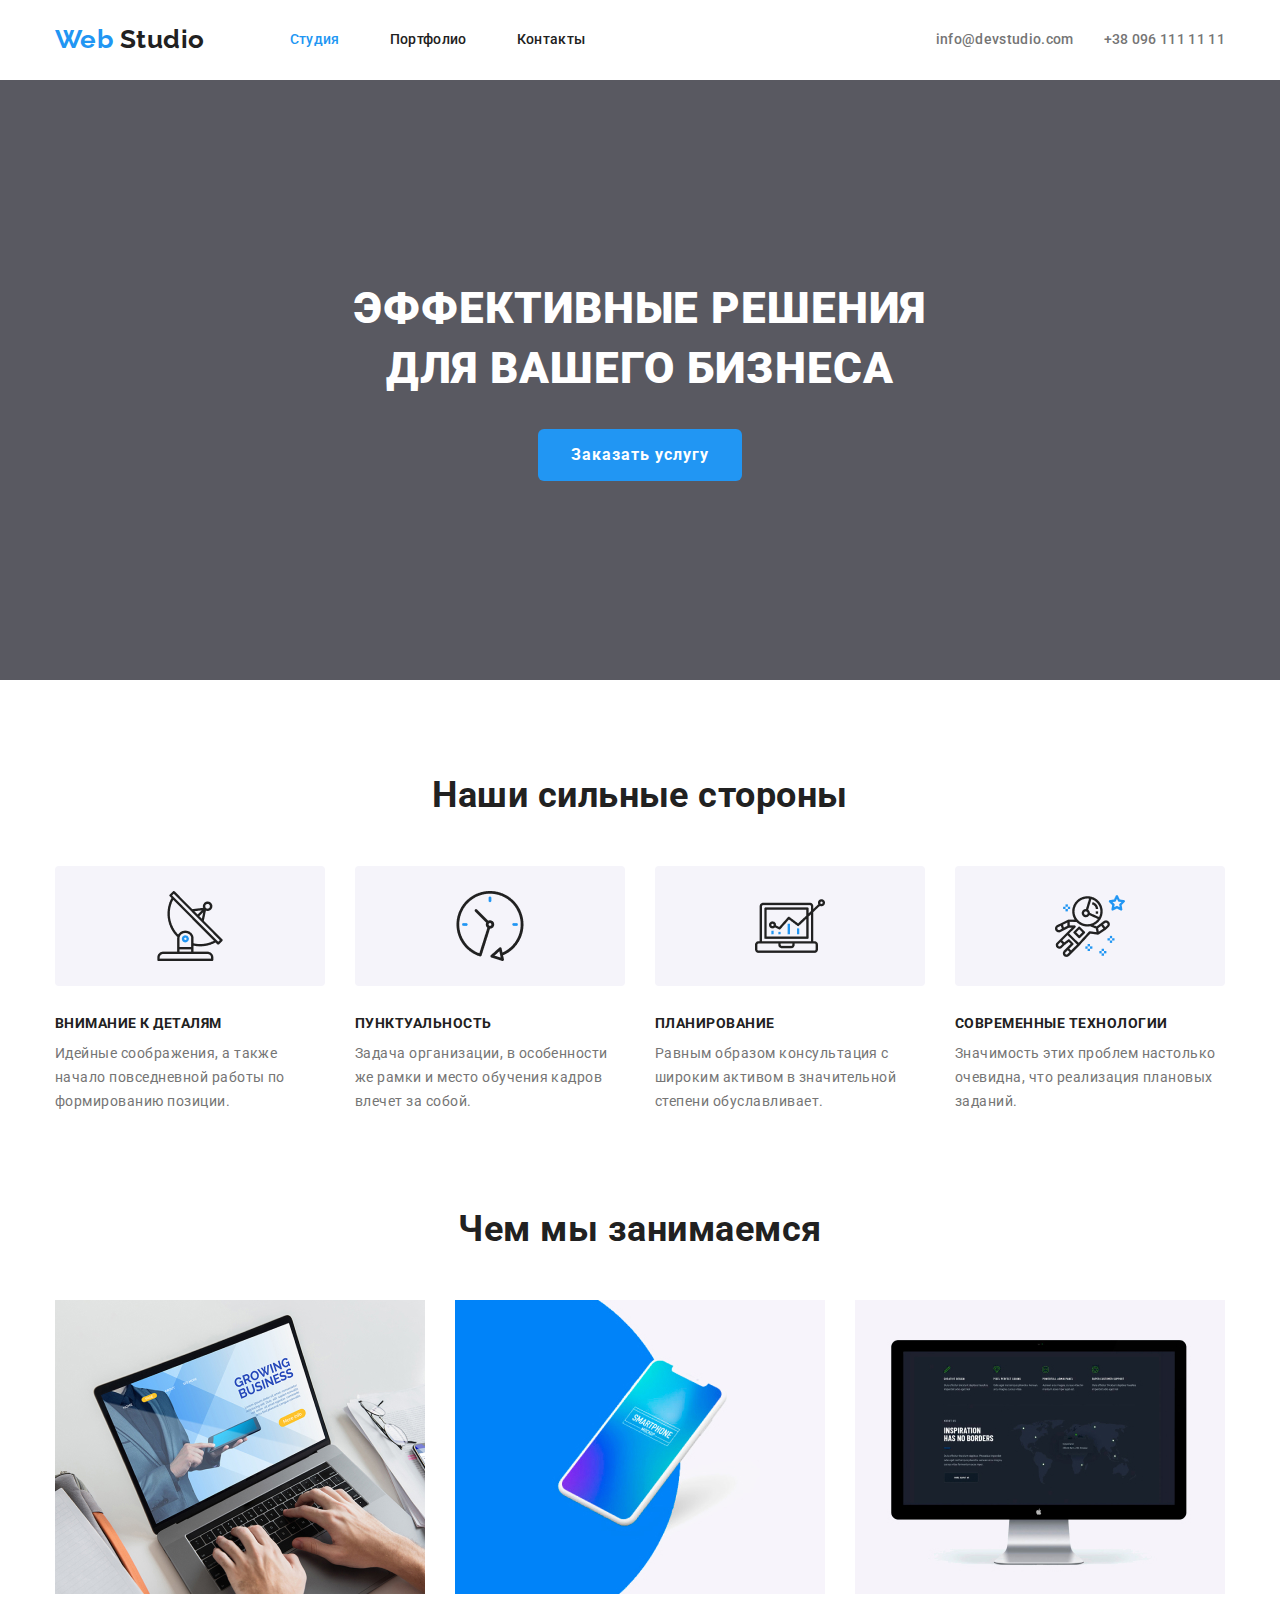
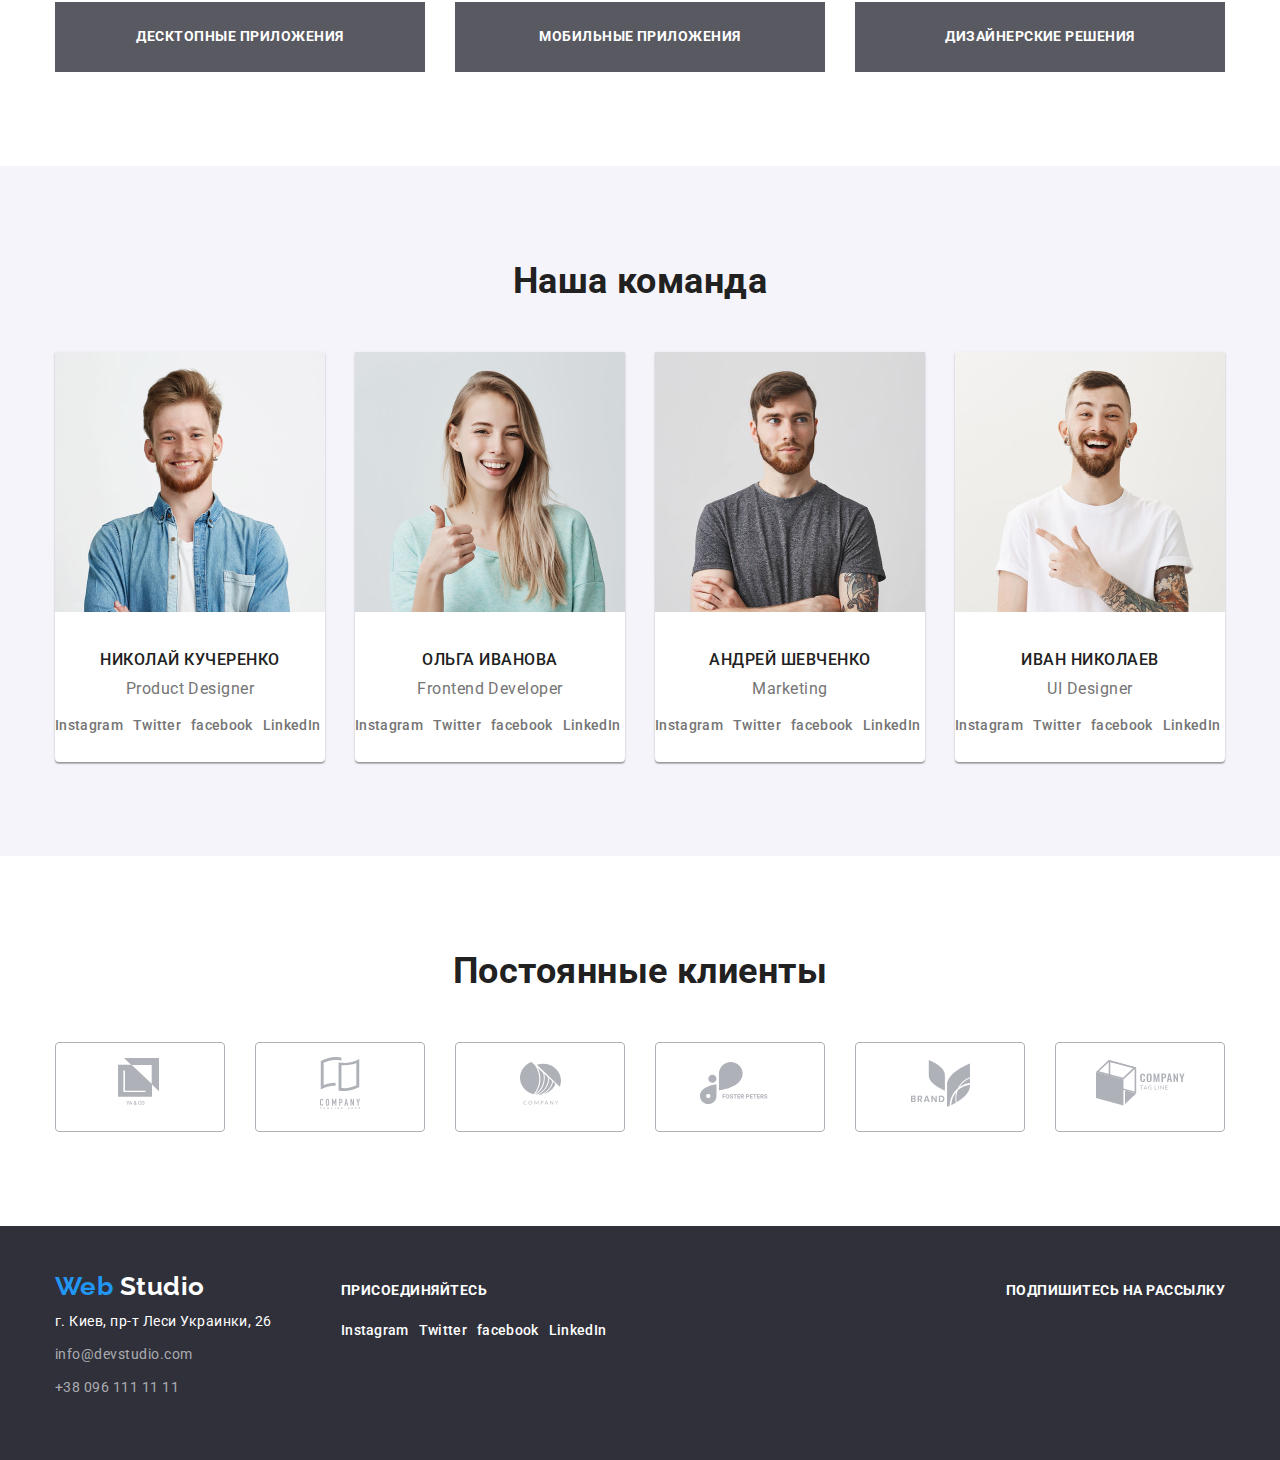
<file: index.html>
<!DOCTYPE html>
<html lang="ru">
  <head>
    <meta charset="UTF-8" />
    <meta name="viewport" content="width=device-width, initial-scale=1.0" />
    <title>Web Studio</title>
    <link
      href="https://fonts.googleapis.com/css2?family=Raleway:wght@700&family=Roboto:wght@400;500;700;900&display=swap"
      rel="stylesheet"
    />
    <link rel="stylesheet" type="text/css" href="./css/normalize.css" />
    <link rel="stylesheet" type="text/css" href="./css/styles.css" />
  </head>
  <body>
    <header>
      <!--Nav-->
      <div class="container flex">
        <nav>
          <ul class="nav list">
            <li class="nav-logo-li">
              <!--Logo-->
              <a href="./index.html" class="logo header">
                <span class="logo-web">Web</span> Studio</a
              >
            </li>
            <li class="nav-li">
              <a href="#" class="style-link nav-link current">Студия</a>
            </li>
            <li class="nav-li">
              <a href="./portfolio.html" class="style-link nav-link"
                >Портфолио</a
              >
            </li>
            <li class="nav-li">
              <a href="#" class="style-link nav-link">Контакты</a>
            </li>
          </ul>
        </nav>
        <!--Contacts-->
        <address class="contact">
          <a href="mailto:info@devstudio.com" class="style-link contact-link"
            >info@devstudio.com</a
          >
          <a href="tel:+380961111111" class="style-link contact-link"
            >+38 096 111 11 11</a
          >
        </address>
      </div>
    </header>
    <main>
      <!--Hero section-->
      <section class="hero">
        <div class="hero-content">
          <h1 class="hero-title">
            Эффективные решения <br />
            для вашего бизнеса
          </h1>
          <a href="#" class="hero-button">Заказать услугу</a>
        </div>
      </section>
      <!--Advantages-->
      <section class="advantages">
        <div class="container">
          <h2 class="hidden-title">Наши сильные стороны</h2>
          <!--этот заголовок будет скрыт в css-->

          <ul class="advantages-list list">
            <li>
              <div class="advantages-list-image">
                <img src="./images/antenna.png" alt="антенна" height="70" />
              </div>
              <h3>Внимание к деталям</h3>
              <p class="advantages-text">
                Идейные соображения, а также начало повседневной работы по
                формированию позиции.
              </p>
            </li>
            <li>
              <div class="advantages-list-image">
                <img src="./images/clock.png" alt="часы" height="70" />
              </div>
              <h3>Пунктуальность</h3>
              <p class="advantages-text">
                Задача организации, в особенности же рамки и место обучения
                кадров влечет за собой.
              </p>
            </li>
            <li>
              <div class="advantages-list-image">
                <img src="./images/diagram.png" alt="диграмма" width="70" />
              </div>
              <h3>Планирование</h3>
              <p class="advantages-text">
                Равным образом консультация с широким активом в значительной
                степени обуславливает.
              </p>
            </li>
            <li>
              <div class="advantages-list-image">
                <img src="./images/astronaut.png" alt="австронавт" width="70" />
              </div>
              <h3>Современные технологии</h3>
              <p class="advantages-text">
                Значимость этих проблем настолько очевидна, что реализация
                плановых заданий.
              </p>
            </li>
          </ul>
        </div>
      </section>

      <!--Products-->
      <section class="products">
        <div class="container">
          <h2>Чем мы занимаемся</h2>
          <ul class="products-list list">
            <li>
              <img src="./images/desctop.jpg" alt="ноутбук" width="370" />
              <h3 class="products-item">Десктопные приложения</h3>
            </li>
            <li>
              <img
                src="./images/mobyle.jpg"
                alt="мобильный телефон"
                width="370"
              />
              <h3 class="products-item">Мобильные приложения</h3>
            </li>
            <li>
              <img src="./images/design.jpg" alt="экран монитора" width="370" />
              <h3 class="products-item">Дизайнерские решения</h3>
            </li>
          </ul>
        </div>
      </section>

      <!--Team-->
      <section class="team">
        <div class="container">
          <h2 class="team-title">Наша команда</h2>
          <ul class="team-list list">
            <li>
              <img
                src="./images/photo-smit.jpg"
                alt="фото Николая"
                width="270"
              />
              <h3 class="team-style team-member">Николай Кучеренко</h3>
              <p class="team-style team-position">Product Designer</p>
              <ul class="social-icons list">
                <li>
                  <a
                    href="#"
                    aria-label="Instagram"
                    class="style-link team-link"
                    >Instagram</a
                  >
                </li>
                <li>
                  <a href="#" aria-label="Twitter" class="style-link team-link"
                    >Twitter</a
                  >
                </li>
                <li>
                  <a href="#" aria-label="facebook" class="style-link team-link"
                    >facebook</a
                  >
                </li>
                <li>
                  <a href="#" aria-label="LinkedIn" class="style-link team-link"
                    >LinkedIn</a
                  >
                </li>
              </ul>
            </li>
            <li>
              <img
                src="./images/photo-stewart.jpg"
                alt="фото Ольги"
                width="270"
              />
              <h3 class="team-style team-member">Ольга Иванова</h3>
              <p class="team-style team-position">Frontend Developer</p>
              <ul class="social-icons list">
                <li>
                  <a
                    href="#"
                    aria-label="Instagram"
                    class="style-link team-link"
                    >Instagram</a
                  >
                </li>
                <li>
                  <a href="#" aria-label="Twitter" class="style-link team-link"
                    >Twitter</a
                  >
                </li>
                <li>
                  <a href="#" aria-label="facebook" class="style-link team-link"
                    >facebook</a
                  >
                </li>
                <li>
                  <a href="#" aria-label="LinkedIn" class="style-link team-link"
                    >LinkedIn</a
                  >
                </li>
              </ul>
            </li>
            <li>
              <img
                src="./images/photo-jakis.jpg"
                alt="фото Андрея"
                width="270"
              />
              <h3 class="team-style team-member">Андрей Шевченко</h3>
              <p class="team-style team-position">Marketing</p>
              <ul class="social-icons list">
                <li>
                  <a
                    href="#"
                    aria-label="Instagram"
                    class="style-link team-link"
                    >Instagram</a
                  >
                </li>
                <li>
                  <a href="#" aria-label="Twitter" class="style-link team-link"
                    >Twitter</a
                  >
                </li>
                <li>
                  <a href="#" aria-label="facebook" class="style-link team-link"
                    >facebook</a
                  >
                </li>
                <li>
                  <a href="#" aria-label="LinkedIn" class="style-link team-link"
                    >LinkedIn</a
                  >
                </li>
              </ul>
            </li>
            <li>
              <img src="./images/photo-doe.jpg" alt="фото Ивана" width="270" />
              <h3 class="team-style team-member">Иван Николаев</h3>
              <p class="team-style team-position">UI Designer</p>
              <ul class="social-icons list">
                <li>
                  <a
                    href="#"
                    aria-label="Instagram"
                    class="style-link team-link"
                    >Instagram</a
                  >
                </li>
                <li>
                  <a href="#" aria-label="Twitter" class="style-link team-link"
                    >Twitter</a
                  >
                </li>
                <li>
                  <a href="#" aria-label="facebook" class="style-link team-link"
                    >facebook</a
                  >
                </li>
                <li>
                  <a href="#" aria-label="LinkedIn" class="style-link team-link"
                    >LinkedIn</a
                  >
                </li>
              </ul>
            </li>
          </ul>
        </div>
      </section>

      <section>
        <div class="container">
          <h2>Постоянные клиенты</h2>
          <ul class="clients-list list">
            <li>
              <a href="#"><img src="./images/logo1.svg" alt="Компания 1" /></a>
            </li>
            <li>
              <a href="#"><img src="./images/logo2.svg" alt="Компания 2" /></a>
            </li>
            <li>
              <a href="#"><img src="./images/logo3.svg" alt="Компания 3" /></a>
            </li>
            <li>
              <a href="#"><img src="./images/logo4.svg" alt="Компания 4" /></a>
            </li>
            <li>
              <a href="#"><img src="./images/logo5.svg" alt="Компания 5" /></a>
            </li>
            <li>
              <a href=""><img src="./images/logo6.svg" alt="Компания 6" /></a>
            </li>
          </ul>
        </div>
      </section>
    </main>
    <footer class="footer-color">
      <div class="container">
        <div class="footer-flex">
          <div class="footer-flex-address">
            <a href="./index.html" class="block logo footer-color-text">
              <span class="logo-web">Web</span> Studio</a
            >
            <address class="address footer-color-text">
              <span class="address-text">г. Киев, пр-т Леси Украинки, 26</span>
              <a href="mailto:info@devstudio.com" class="address-link"
                >info@devstudio.com</a
              >
              <a href="tel:+380961111111" class="address-link"
                >+38 096 111 11 11</a
              >
            </address>
          </div>
          <div class="footer-flex-snet">
            <p class="footer-color-text footer-text">Присоединяйтесь</p>
            <ul class="social-icons list">
              <li>
                <a
                  href="#"
                  aria-label="Instagram"
                  class="style-link footer-link"
                  >Instagram</a
                >
              </li>
              <li>
                <a href="#" aria-label="Twitter" class="style-link footer-link"
                  >Twitter</a
                >
              </li>
              <li>
                <a href="#" aria-label="facebook" class="style-link footer-link"
                  >facebook</a
                >
              </li>
              <li>
                <a href="#" aria-label="LinkedIn" class="style-link footer-link"
                  >LinkedIn</a
                >
              </li>
            </ul>
          </div>

          <div class="footer-flex-sub">
            <p class="footer-color-text footer-text">Подпишитесь на рассылку</p>
            <!--форма подписки на рассылку-->
          </div>
        </div>
        <!-- <p class="developed-by">2020 | Developed by GoIT Students</p> -->
      </div>
    </footer>
  </body>
</html>
</file>
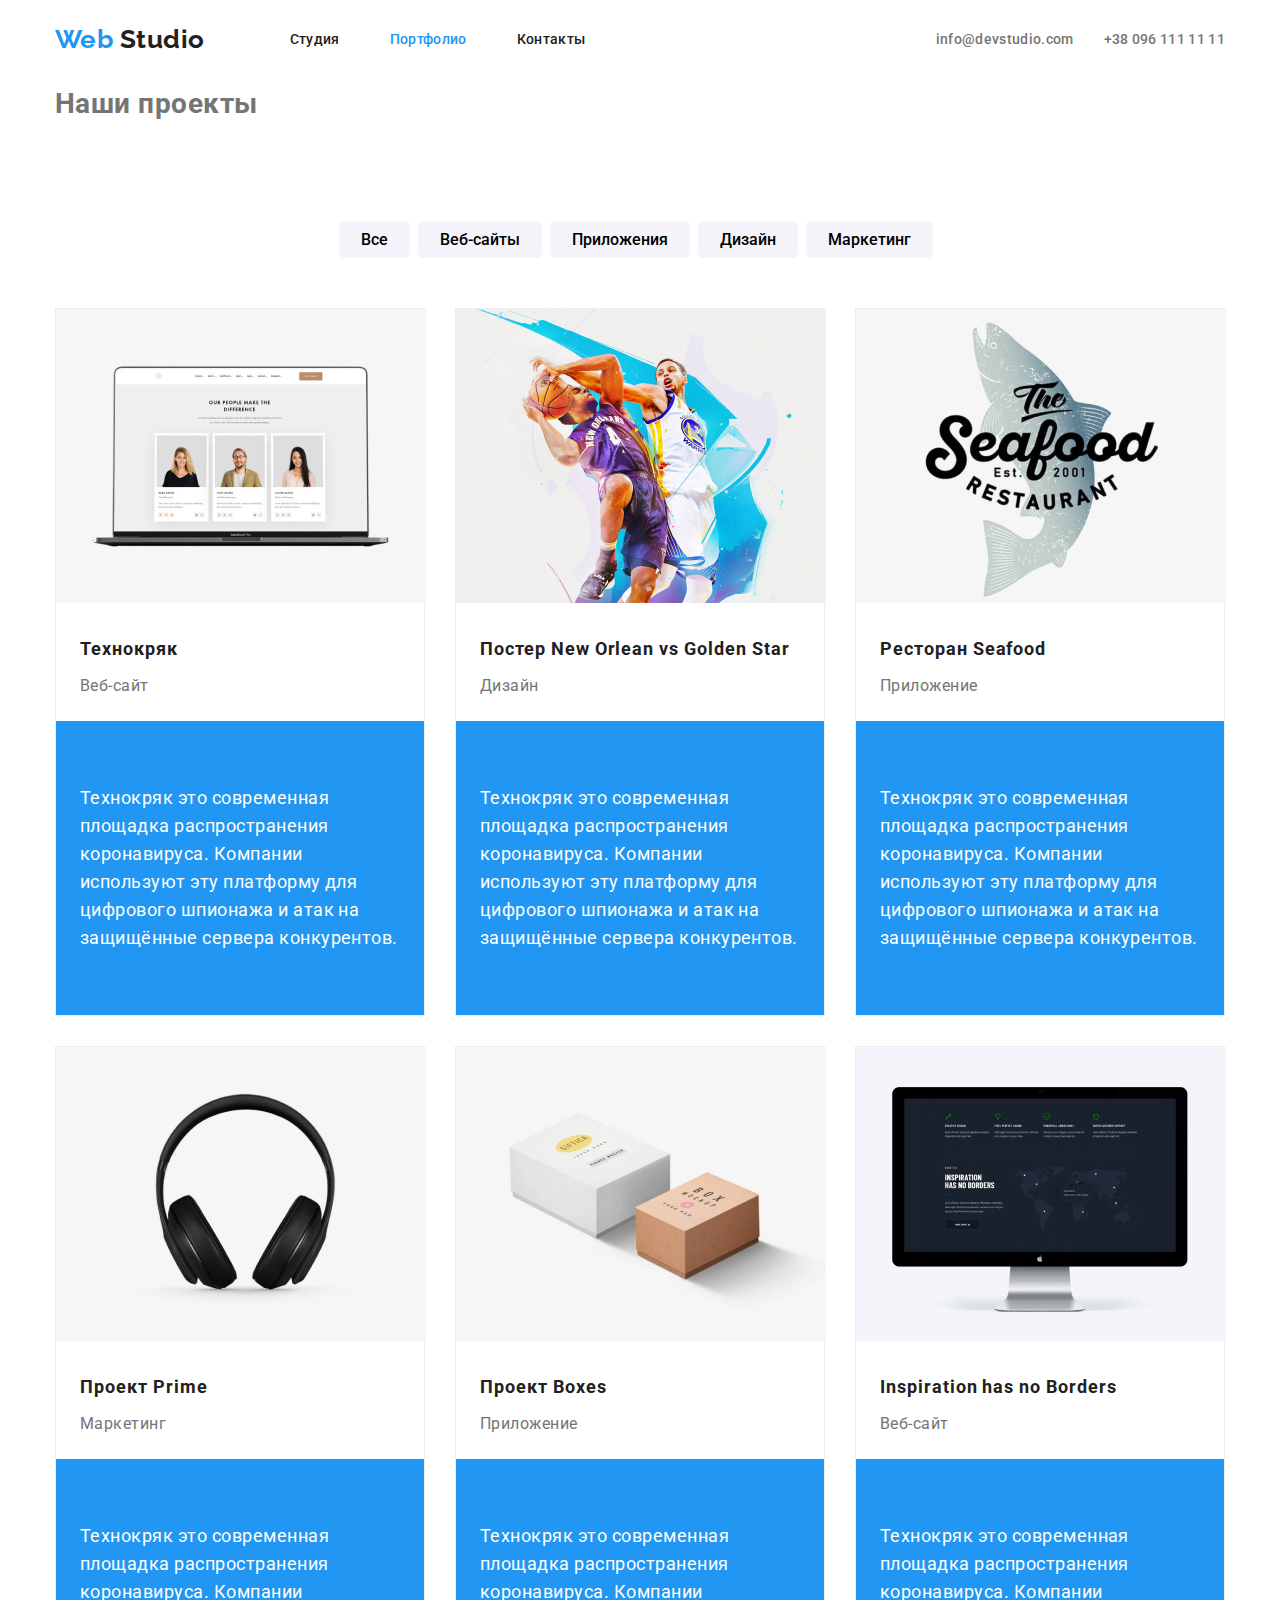
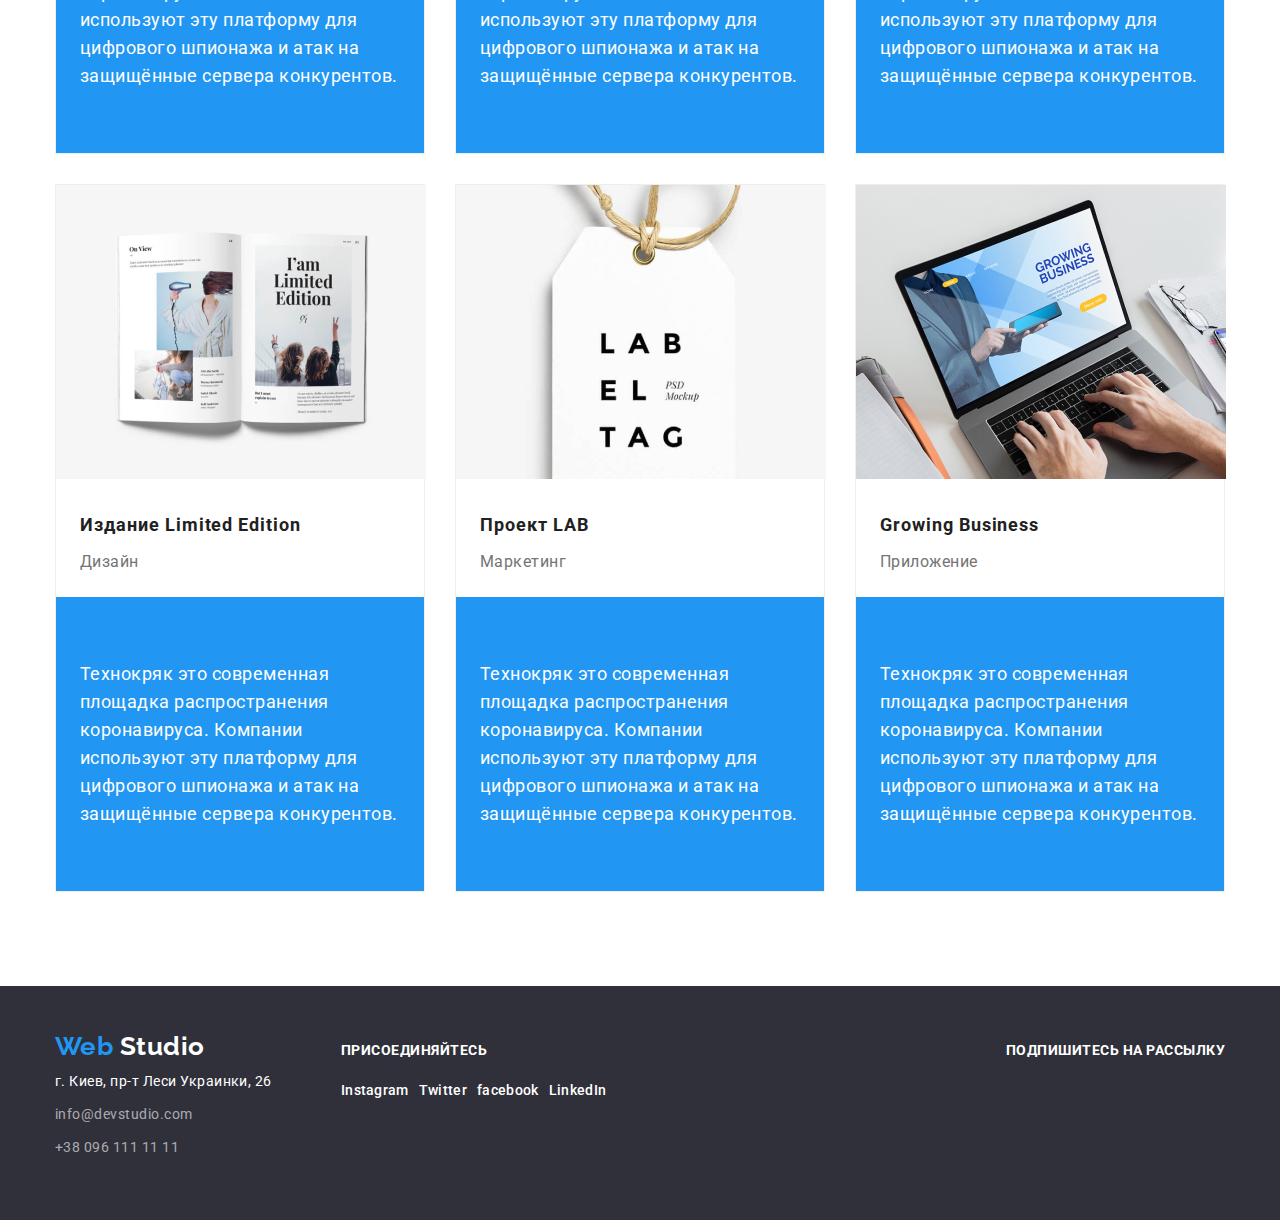
<file: portfolio.html>
<!DOCTYPE html>
<html lang="ru">
  <head>
    <meta charset="UTF-8" />
    <meta name="viewport" content="width=device-width, initial-scale=1.0" />
    <title>Portfolio-Web Studio</title>
    <link
      href="https://fonts.googleapis.com/css2?family=Raleway:wght@700&family=Roboto:wght@400;500;700;900&display=swap"
      rel="stylesheet"
    />
    <link rel="stylesheet" type="text/css" href="./css/normalize.css" />
    <link rel="stylesheet" type="text/css" href="./css/styles.css" />
  </head>

  <body>
    <header>
      <!--Nav-->
      <div class="container flex">
        <nav>
          <ul class="nav list">
            <li class="nav-logo-li">
              <!--Logo-->
              <a href="./index.html" class="logo header">
                <span class="logo-web">Web</span> Studio</a>
            </li>
            <li class="nav-li">
              <a href="./index.html" class="style-link nav-link">Студия</a>
            </li>
            <li class="nav-li">
              <a href="./portfolio.html" class="style-link nav-link  current">Портфолио</a>
            </li>
            <li class="nav-li">
              <a href="#" class="style-link nav-link">Контакты</a>
            </li>
          </ul>
        </nav>
        <!--Contacts-->
        <address class="contact">
          <a href="mailto:info@devstudio.com" class="style-link contact-link">info@devstudio.com</a>
          <a href="tel:+380961111111" class="style-link contact-link">+38 096 111 11 11</a>
        </address>
      </div>
    </header>
    <main>
      <section class="projects">
        <div class="container">
        <h1 class="portfolio-title">Наши проекты</h1>
        <!--hidden header-->
        <div class="filter-group">
          <button type="button" class="filter">Все</button>
          <button type="button" class="filter">Веб-сайты</button>
          <button type="button" class="filter">Приложения</button>
          <button type="button" class="filter">Дизайн</button>
          <button type="button" class="filter">Маркетинг</button>
        </div>
        <ul class="projects-list list">
          <li class="projects-item">
            <a href="#" class="projects-link"></a>
              <img src="./images/technokryak.jpg" alt="Технокряк" width="370" />
              <h2 class="projects-title">Технокряк</h2>
              <p class="projects-kind">Веб-сайт</p>
              <div class="project-description-box"><p class="projects-description">
                Технокряк это современная площадка распространения коронавируса.
                Компании используют эту платформу для цифрового шпионажа и атак
                на защищённые сервера конкурентов.
              </p></div>
            </a>
          </li>
          <li class="projects-item">
            <a href="#" class="projects-link">
              <img
                src="./images/new-orleans.jpg"
                alt="Постер New Orlean vs Golden Star"
                width="370"
              />
              <h2 class="projects-title">Постер New Orlean vs Golden Star</h2>
              <p class="projects-kind">Дизайн</p>
              <div class="project-description-box">
              <p class="projects-description">
                Технокряк это современная площадка распространения коронавируса.
                Компании используют эту платформу для цифрового шпионажа и атак
                на защищённые сервера конкурентов.
              </p></div>
            </a>
          </li>
          <li class="projects-item">
            <a href="#" class="projects-link">
              <img
                src="./images/seafood.jpg"
                alt="Ресторан Seafood"
                width="370"
              />
              <h2 class="projects-title">Ресторан Seafood</h2>
              <p class="projects-kind">Приложение</p>
              <div class="project-description-box"><p class="projects-description">
                Технокряк это современная площадка распространения коронавируса.
                Компании используют эту платформу для цифрового шпионажа и атак
                на защищённые сервера конкурентов.
              </p></div>
            </a>
          </li>
          <li class="projects-item">
            <a href="#" class="projects-link">
              <img src="./images/prime.jpg" alt="Проект Prime" width="370" />
              <h2 class="projects-title">Проект Prime</h2>
              <p class="projects-kind">Маркетинг</p>
              <div class="project-description-box">
              <p class="projects-description">
                Технокряк это современная площадка распространения коронавируса.
                Компании используют эту платформу для цифрового шпионажа и атак
                на защищённые сервера конкурентов.
              </p></div>
            </a>
          </li>
          <li class="projects-item">
            <a href="#" class="projects-link">
              <img src="./images/boxes.jpg" alt="Проект Boxes" width="370" />
              <h2 class="projects-title">Проект Boxes</h2>
              <p class="projects-kind">Приложение</p>
              <div class="project-description-box">
              <p class="projects-description">
                Технокряк это современная площадка распространения коронавируса.
                Компании используют эту платформу для цифрового шпионажа и атак
                на защищённые сервера конкурентов.
              </p></div>
            </a>
          </li>
          <li class="projects-item">
            <a href="#" class="projects-link">
              <img
                src="./images/inspiration.jpg"
                alt="Inspiration has no Borders"
                width="370"
              />
              <h2 class="projects-title">Inspiration has no Borders</h2>
              <p class="projects-kind">Веб-сайт</p>
              <div class="project-description-box">
              <p class="projects-description">
                Технокряк это современная площадка распространения коронавируса.
                Компании используют эту платформу для цифрового шпионажа и атак
                на защищённые сервера конкурентов.
              </p></div>
            </a>
          </li>
          <li class="projects-item">
            <a href="#" class="projects-link">
              <img
                src="./images/limited-edition.jpg"
                alt="Издание Limited Edition"
                width="370"
              />
              <h2 class="projects-title">Издание Limited Edition</h2>
              <p class="projects-kind">Дизайн</p>
              <div class="project-description-box">
              <p class="projects-description">
                Технокряк это современная площадка распространения коронавируса.
                Компании используют эту платформу для цифрового шпионажа и атак
                на защищённые сервера конкурентов.
              </p></div>
            </a>
          </li>
          <li class="projects-item">
            <a href="#" class="projects-link">
              <img src="./images/lab.jpg" alt="Проект LAB" width="370" />
              <h2 class="projects-title">Проект LAB</h2>
              <p class="projects-kind">Маркетинг</p>
              <div class="project-description-box">
              <p class="projects-description">
                Технокряк это современная площадка распространения коронавируса.
                Компании используют эту платформу для цифрового шпионажа и атак
                на защищённые сервера конкурентов.
              </p></div>
            </a>
          </li>
          <li class="projects-item">
            <a href="#" class="projects-link">
              <img
                src="./images/busines.jpg"
                alt="Growing Business"
                width="370"
              />
              <h2 class="projects-title">Growing Business</h2>
              <p class="projects-kind">Приложение</p>
              <div class="project-description-box">
              <p class="projects-description">
                Технокряк это современная площадка распространения коронавируса.
                Компании используют эту платформу для цифрового шпионажа и атак
                на защищённые сервера конкурентов.
              </p></div>
            </a>
          </li>
        </ul>
        </div>
      </section>
    </main>
      <footer class="footer-color">
        <div class="container">
          <div class="footer-flex">
            <div class="footer-flex-address">
              <a href="./index.html" class="block logo footer-color-text">
                <span class="logo-web">Web</span> Studio</a>
              <address class="address footer-color-text">
                <span class="address-text">г. Киев, пр-т Леси Украинки, 26</span>
                <a href="mailto:info@devstudio.com" class="address-link">info@devstudio.com</a>
                <a href="tel:+380961111111" class="address-link">+38 096 111 11 11</a>
              </address>
            </div>
            <div class="footer-flex-snet">
              <p class="footer-color-text footer-text">Присоединяйтесь</p>
              <ul class="social-icons list">
                <li>
                  <a href="#" aria-label="Instagram" class="style-link footer-link">Instagram</a>
                </li>
                <li>
                  <a href="#" aria-label="Twitter" class="style-link footer-link">Twitter</a>
                </li>
                <li>
                  <a href="#" aria-label="facebook" class="style-link footer-link">facebook</a>
                </li>
                <li>
                  <a href="#" aria-label="LinkedIn" class="style-link footer-link">LinkedIn</a>
                </li>
              </ul>
            </div>
      
            <div class="footer-flex-sub">
              <p class="footer-color-text footer-text">Подпишитесь на рассылку</p>
              <!--форма подписки на рассылку-->
            </div>
          </div>
          <!-- <p class="developed-by">2020 | Developed by GoIT Students</p> -->
        </div>
      </footer>
      </body>
      
      </html>
</file>
<file: css/styles.css>
:root {
  --primary-text-color: #757575;
  --title-text-color: #212121;
  --light-text-color: #ffffff;
  --accent-color: #2196f3;
  --primary-white-color: #ffffff;
  --background-dim-color: rgba(47, 48, 58, 0.8);
}

html {
  box-sizing: border-box;
}

*,
*::before,
*::after {
  box-sizing: inherit;
}

body {
  margin: 0px;

  background-color: var(--primary-white-color);
  color: var(--primary-text-color);

  font-family: 'Roboto', sans-serif;
  font-weight: 400;
  font-size: 14px;
  line-height: 1.71;
  letter-spacing: 0.48px;
}

.container {
  width: 1200px;
  margin-left: auto;
  margin-right: auto;
  padding-left: 15px;
  padding-right: 15px;
  /* outline: 2px solid var(--accent-color); */
}

section {
  margin-bottom: 0px;
  margin-top: 0px;
}

.list {
  list-style: none;
  margin: 0px;
  padding: 0px;
}

p {
  margin: 0px;
}
/* Logo in header and footer*/
.logo {
  font-family: 'Raleway', sans-serif;
  font-weight: 700;
  font-size: 26px;
  line-height: 1.2;
  letter-spacing: 0.48px;
  text-decoration: none;
}
.header {
  margin-bottom: 8px;
  color: var(--title-text-color);
}
.footer-color-text {
  color: var(--light-text-color);
}
.logo-web {
  color: var(--accent-color);
}

/* Nav */
.flex {
  display: flex;
  justify-content: space-between;
}
.style-link {
  font-weight: 500;
  line-height: 1.14;
  letter-spacing: 0.32px;
  text-decoration: none;
}

.nav {
  display: flex;
  align-items: center;
}

.nav-logo-li {
  margin-right: 85px;
}
.nav-li:not(:last-child) {
  margin-right: 50px;
}

.nav-link {
  display: block;
  padding-top: 32px;
  padding-bottom: 32px;

  color: var(--title-text-color);
}

.nav-link:hover,
.nav-link:focus,
.contact-link:hover,
.contact-link:focus {
  color: var(--accent-color);
}

.nav-link.current {
  color: var(--accent-color);
}

.contact {
  display: flex;
}
.contact-link {
  display: block;
  padding-top: 32px;
  padding-bottom: 32px;
  color: var(--primary-text-color);
  font-style: normal;
}
.contact-link + .contact-link {
  margin-left: 30px;
}

/*Hero*/
.hero {
  background-color: var(--background-dim-color);
  text-align: center;
  /* margin-left: auto;
  margin-right: auto; */
  display: flex;
  justify-content: center;
  align-items: center;

  min-height: 600px;
  width: 100%;
  /* position: relative; */
}

/* .hero-content {
  margin: 0px;

  position: absolute;
  top: 50%;
  transform: translate(0, -50%);
} */
.hero-title {
  margin-top: 0px;
  margin-bottom: 30px;

  color: var(--light-text-color);

  font-weight: 900;
  font-size: 44px;
  line-height: 1.36;
  text-align: center;
  letter-spacing: 0.96px;
  text-transform: uppercase;
}

.hero-button {
  display: inline-block;
  border: 1px solid transparent;
  border-radius: 6px;
  padding: 10px 32px;
  /* margin-left: auto;
  margin-right: auto; */

  color: var(--light-text-color);
  background-color: var(--accent-color);

  font-weight: 700;
  font-size: 16px;
  line-height: 1.87;
  letter-spacing: 0.96px;
  text-decoration: none;
  text-align: center;
}

h2 {
  margin-top: 0px;
  margin-bottom: 50px;
  padding-top: 94px;
  color: var(--title-text-color);

  font-weight: 700;
  font-size: 36px;
  line-height: 1.17;
  letter-spacing: 0.48px;
  text-align: center;
}

h3 {
  margin-top: 30px;
  margin-bottom: 10px;
  color: var(--title-text-color);

  font-weight: 700;
  font-size: 14px;
  line-height: 1.14;
  letter-spacing: 0.48px;
  text-transform: uppercase;
}

/* Advantages*/
.advantages-text {
  margin: 0px;
}
.advantages-list,
.products-list,
.team-list,
.social-icons,
.clients-list {
  display: flex;
}
.advantages-list > li,
.team-list > li {
  width: 270px;
}

.advantages-list-image {
  background: #f5f4fa;
  box-sizing: border-box;
  border-radius: 4px;

  height: 120px;
  display: flex;
  justify-content: center;
  align-items: center;
}

.advantages-list > li + li,
.products-list > li + li,
.team-list > li + li,
.clients-list > li + li {
  margin-left: 30px;
}

/*Products*/
.products-item {
  margin-top: 0px;
  margin-bottom: 0px;
  padding-top: 27px;
  padding-bottom: 27px;
  color: var(--light-text-color);
  background-color: var(--background-dim-color);

  text-align: center;
}
.products-list > li {
  width: 370px;
  margin-bottom: 94px;
}

/*Team*/
.team {
  background-color: #f5f4fa;
}

.team-list > li {
  background-color: var(--primary-white-color);
  margin-bottom: 94px;

  box-shadow: 0px 2px 1px rgba(0, 0, 0, 0.2), 0px 1px 1px rgba(0, 0, 0, 0.14),
    0px 1px 3px rgba(0, 0, 0, 0.12);
  border-radius: 0px 0px 4px 4px;
}
.team-style {
  font-size: 16px;
  line-height: 1.19;
  letter-spacing: 0.48px;
  text-align: center;
}

.team-member {
  color: var(--title-text-color);

  font-weight: 500;
}

.team-position {
  margin-top: 0px;
  margin-bottom: 16px;
  color: var(--primary-text-color);
}

/*Social networks icons*/
.team-link {
  color: var(--primary-text-color);
}

.team-link:hover,
.team-link:focus {
  color: var(--light-text-color);
  background-color: var(--accent-color);
}
.social-icons > li + li {
  margin-left: 10px;
}
.social-icons > li {
  margin-bottom: 24px;
}

/*Clients*/
.clients-list > li {
  border: 1px solid #afb1b8;
  box-sizing: border-box;
  border-radius: 4px;

  display: flex; /*флэксом расположила по центру логотип компании*/
  justify-content: center;
  align-items: center;

  width: 170px;
  height: 90px;
  margin-bottom: 94px;
}
/*Footer*/
.footer-color {
  background-color: #2f303a;
}
.address {
  /* display: block;
  margin-top: 0px;
  margin-bottom: 9px; */
  font-style: normal;
  line-height: 1.7;
}
.block {
  display: block;
  margin: 0px;
}

.footer-flex .block {
  margin-top: 45px;
  margin-bottom: 8px;
}

.address-link {
  display: block;
  margin-bottom: 9px;
  color: rgba(255, 255, 255, 0.6);
  text-decoration: none;
}
.address-text {
  display: block;
  margin-bottom: 9px;
}

.footer-text {
  margin-bottom: 20px;
  padding-top: 57px;
  font-weight: 700;
  line-height: 1.14;
  text-transform: uppercase;
}
.footer-link {
  color: var(--light-text-color);
}

.footer-link:hover,
.footer-link:focus {
  color: var(--light-text-color);
  background-color: var(--accent-color);
}

/* .developed-by {
  margin-top: 46px;
  padding-bottom: 21px;
  color: rgba(255, 255, 255, 0.4);
  font-size: 12px;
  line-height: 2;
  text-align: center;
  letter-spacing: 0.03em;
} */

.footer-flex {
  display: flex;
}

.footer-flex-address {
  margin-right: 69px;
  margin-bottom: 51px;
}
.footer-flex-sub {
  margin-left: auto;
}

/*Portfolio page*/

.portfolio-title {
  margin: 0px;
}
.filter-group {
  display: flex;
  justify-content: center;
  padding-top: 93px;
  margin-bottom: 50px;
}

.filter {
  border: 0px;
  border-radius: 5px;
  background-color: #f5f4fa;
  margin-right: 8px;
  padding: 6px 22px;

  font-weight: 500;
  font-size: 16px;
  line-height: 1.6;
}
.filter:hover,
.filter:focus {
  color: var(--light-text-color);
  background-color: var(--accent-color);
}

/*Projects cards*/
.projects-list {
  display: flex;
  flex-wrap: wrap;
}
.projects-item {
  width: calc((100% - 60px) / 3);
  margin-right: 30px;
  margin-bottom: 30px;
  /* outline: 2px solid var(--accent-color); */
  background: #ffffff;
  border: 1px solid #eeeeee;
  box-sizing: border-box;
}
.projects-item:nth-child(3n) {
  margin-right: 0px;
}
.projects-item:nth-last-child(-n + 3) {
  margin-bottom: 94px;
}

.projects-link {
  text-decoration: none;
}
.projects-title {
  padding-top: 0px;
  padding-left: 24px;
  margin-top: 20px;
  margin-bottom: 4px;
  color: var(--title-text-color);

  font-size: 18px;
  line-height: 2;
  letter-spacing: 0.96px;
  text-align: left;
  text-decoration: none;
}
.projects-kind {
  padding-left: 24px;
  margin-bottom: 20px; /*потом заменить на padding*/
  color: var(--primary-text-color);

  font-size: 16px;
  line-height: 1.87;
}
.project-description-box {
  background-color: var(--accent-color);
  display: flex;
  align-items: center;

  height: 294px;
}
.projects-description {
  color: var(--light-text-color);
  padding-left: 24px;
  padding-right: 24px;

  font-size: 18px;
  line-height: 1.56;
}
</file>
